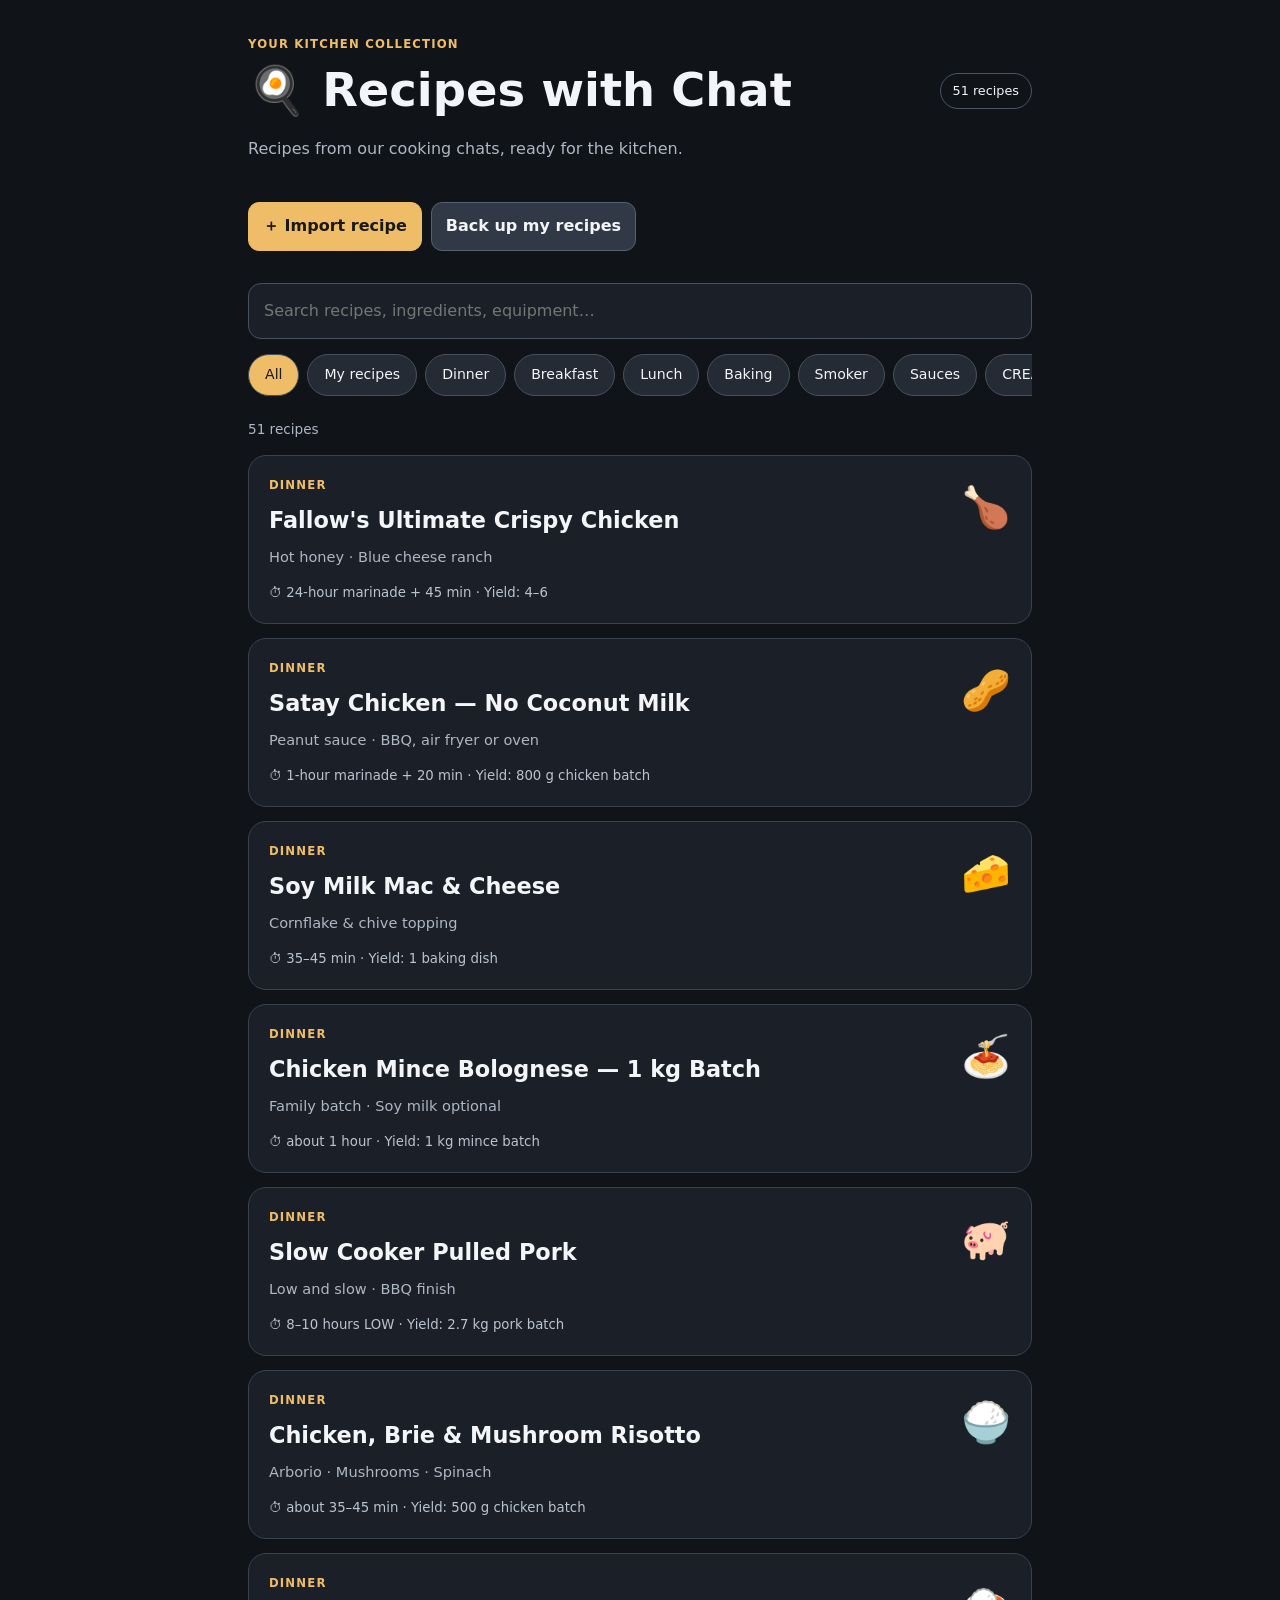
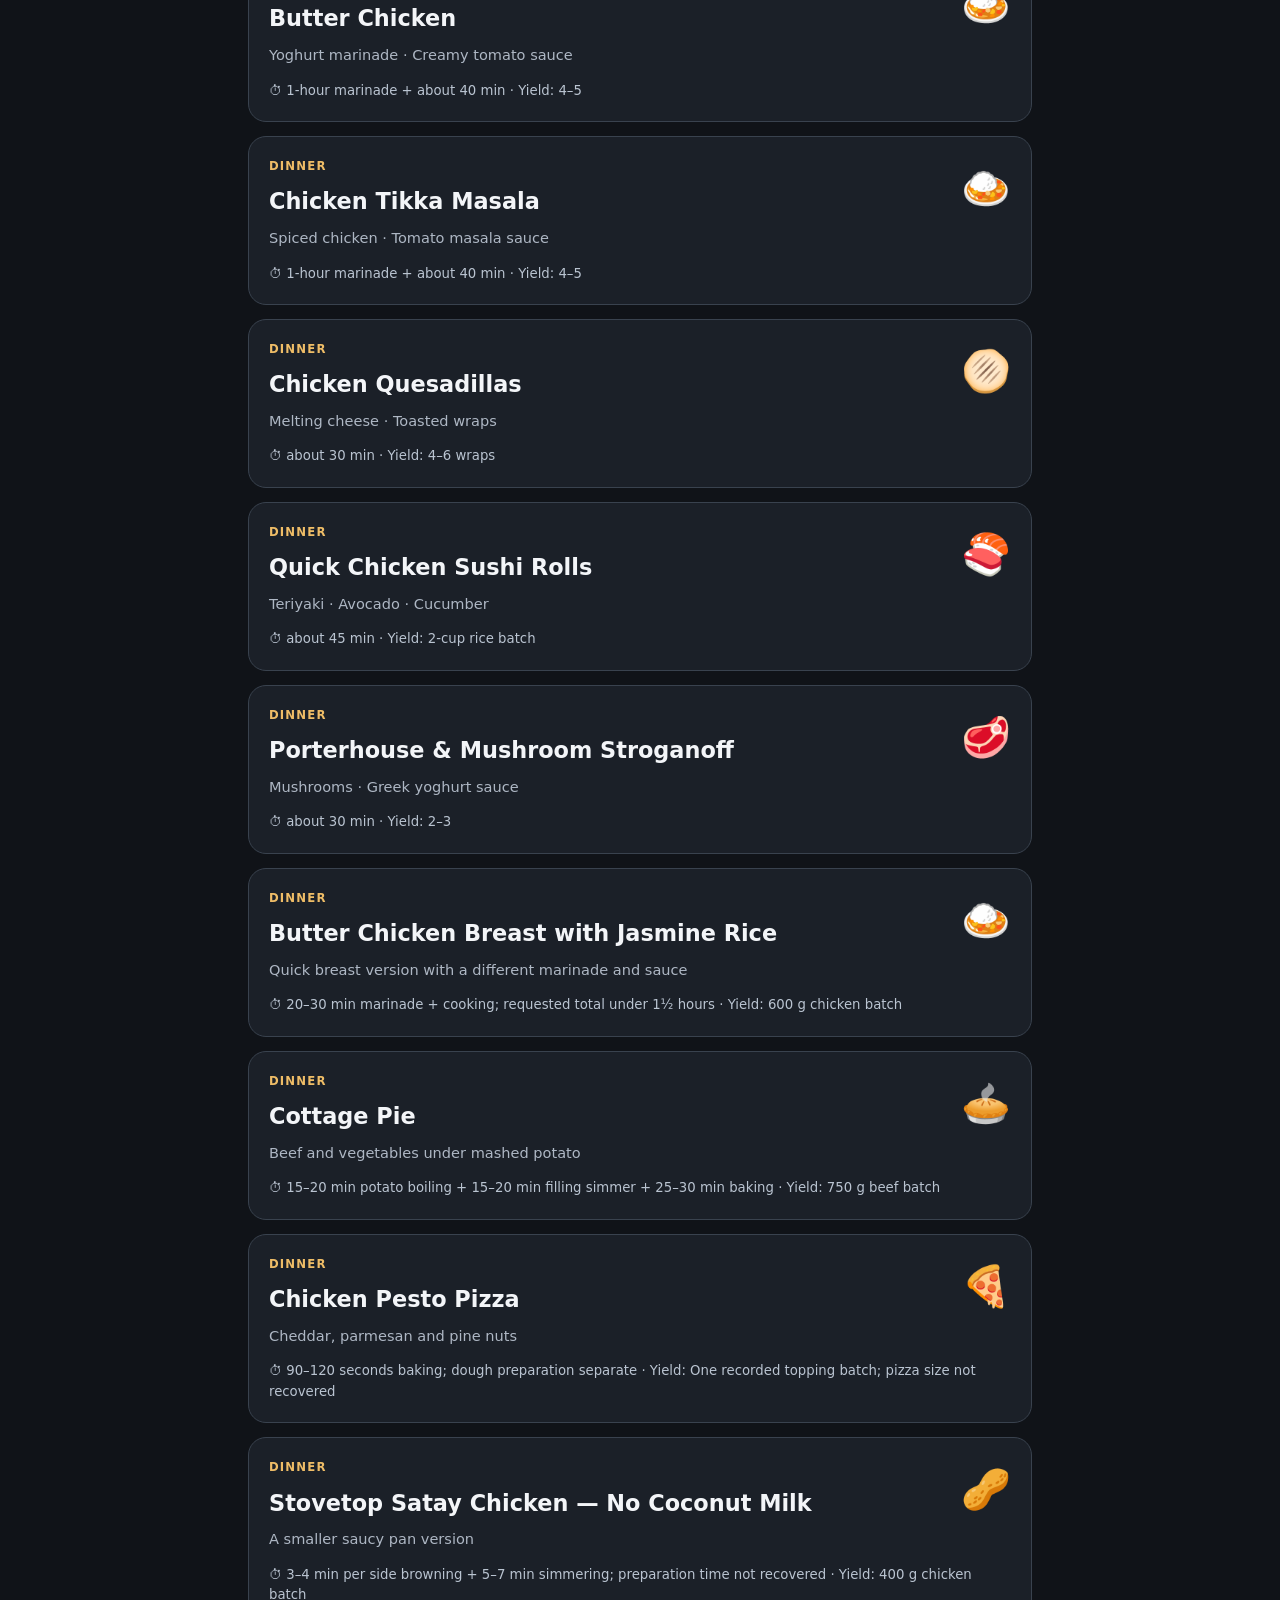
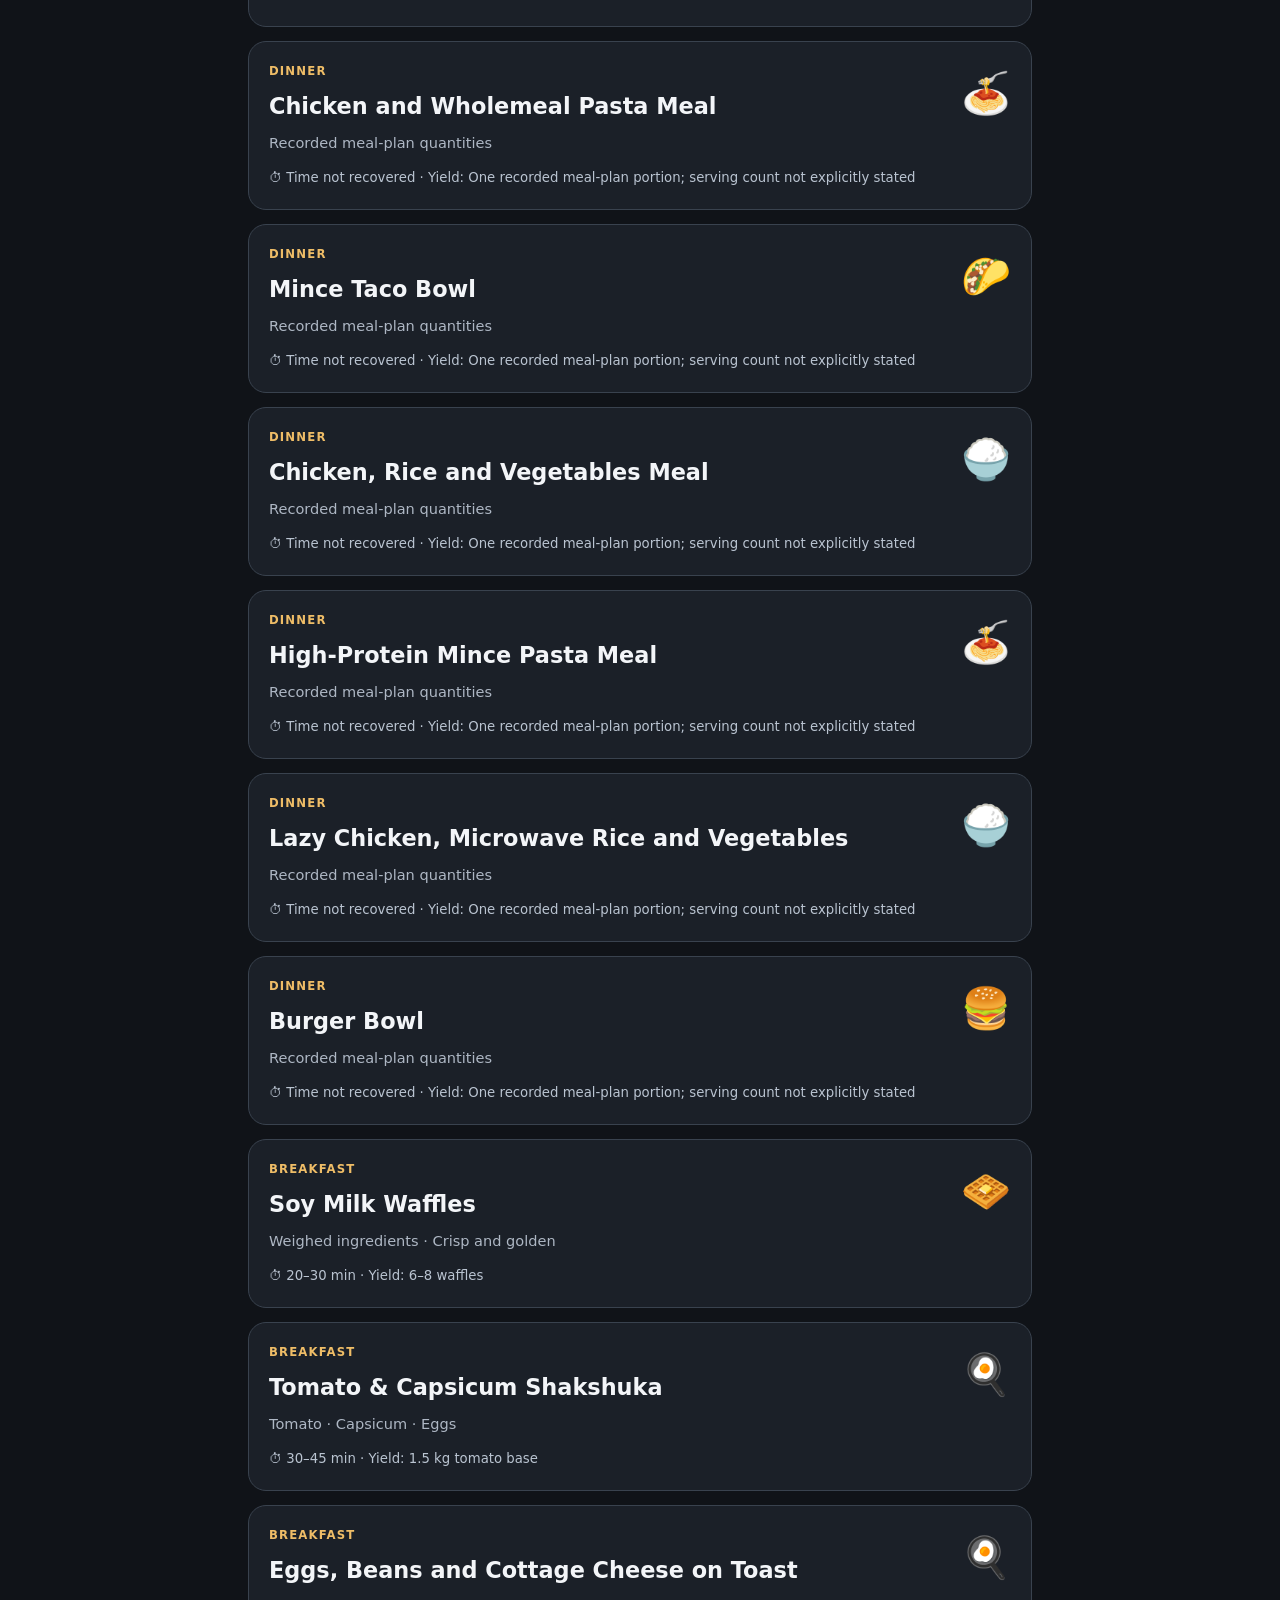
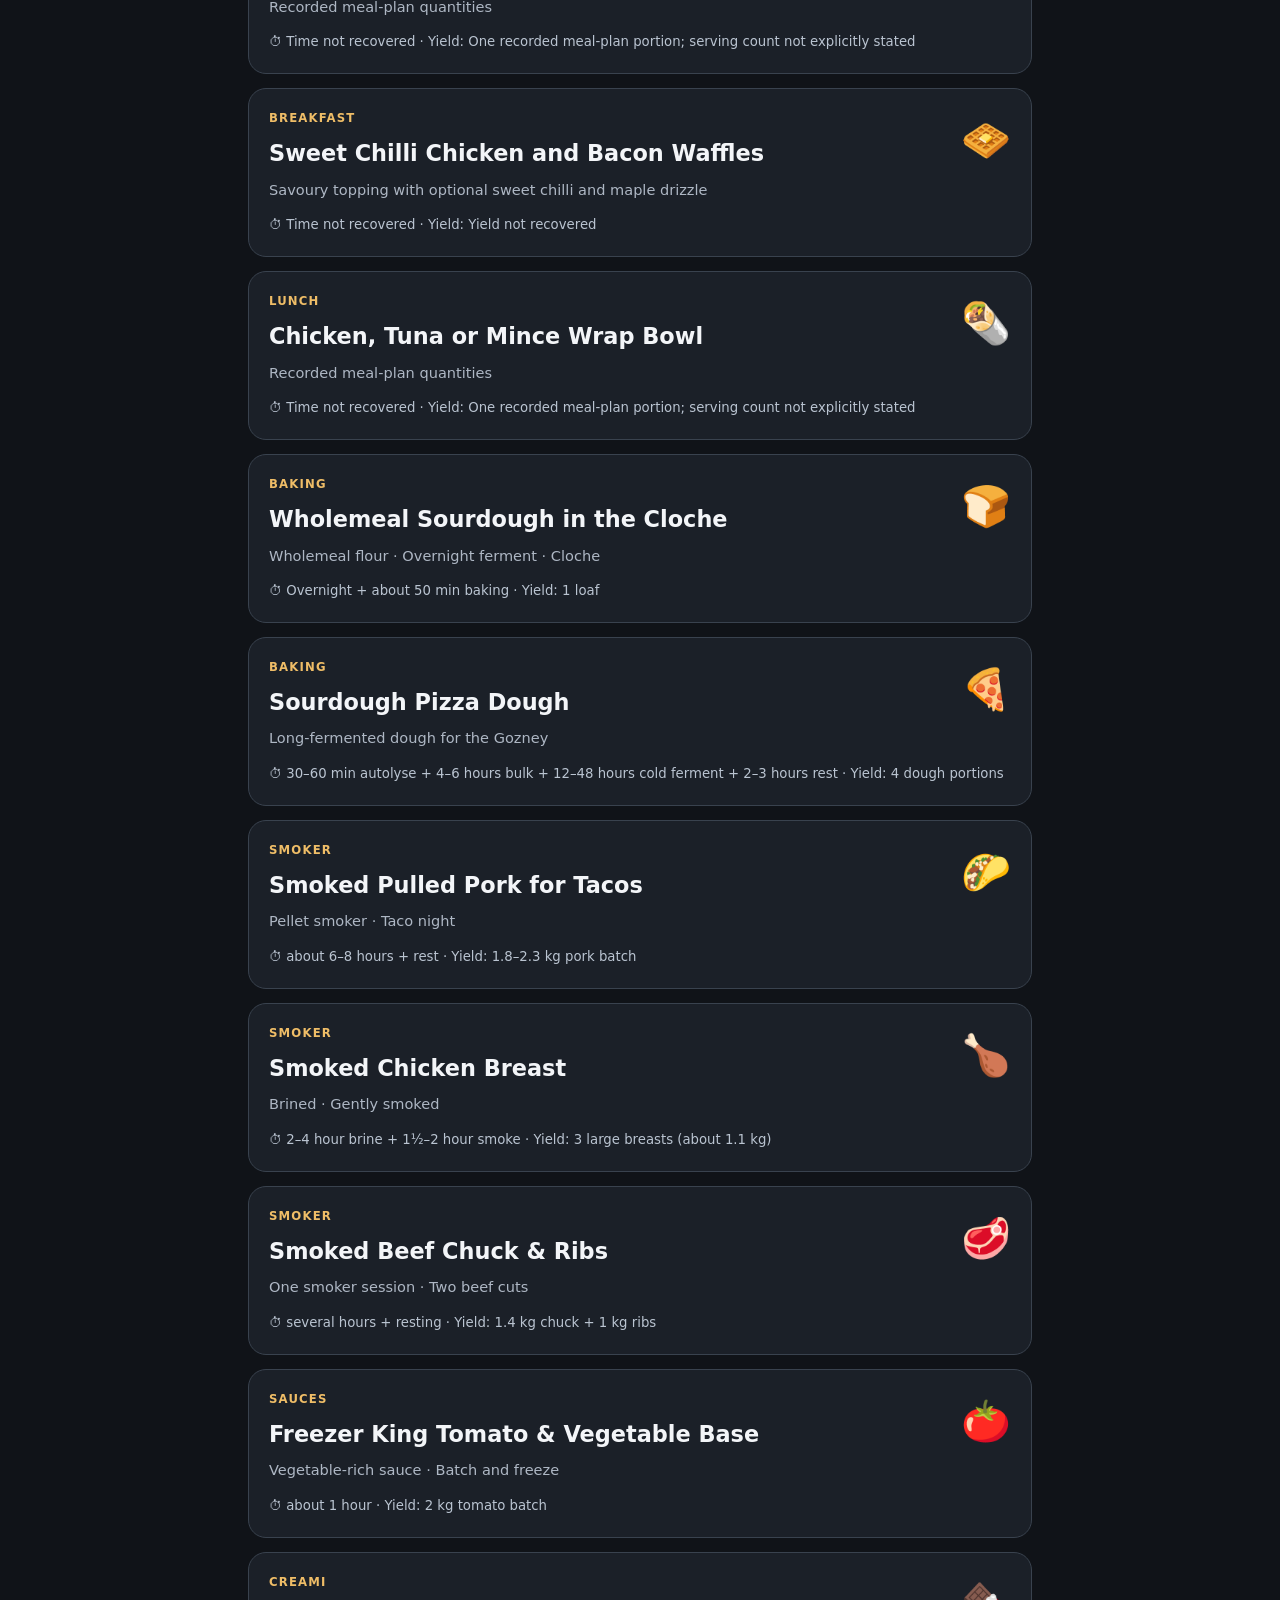
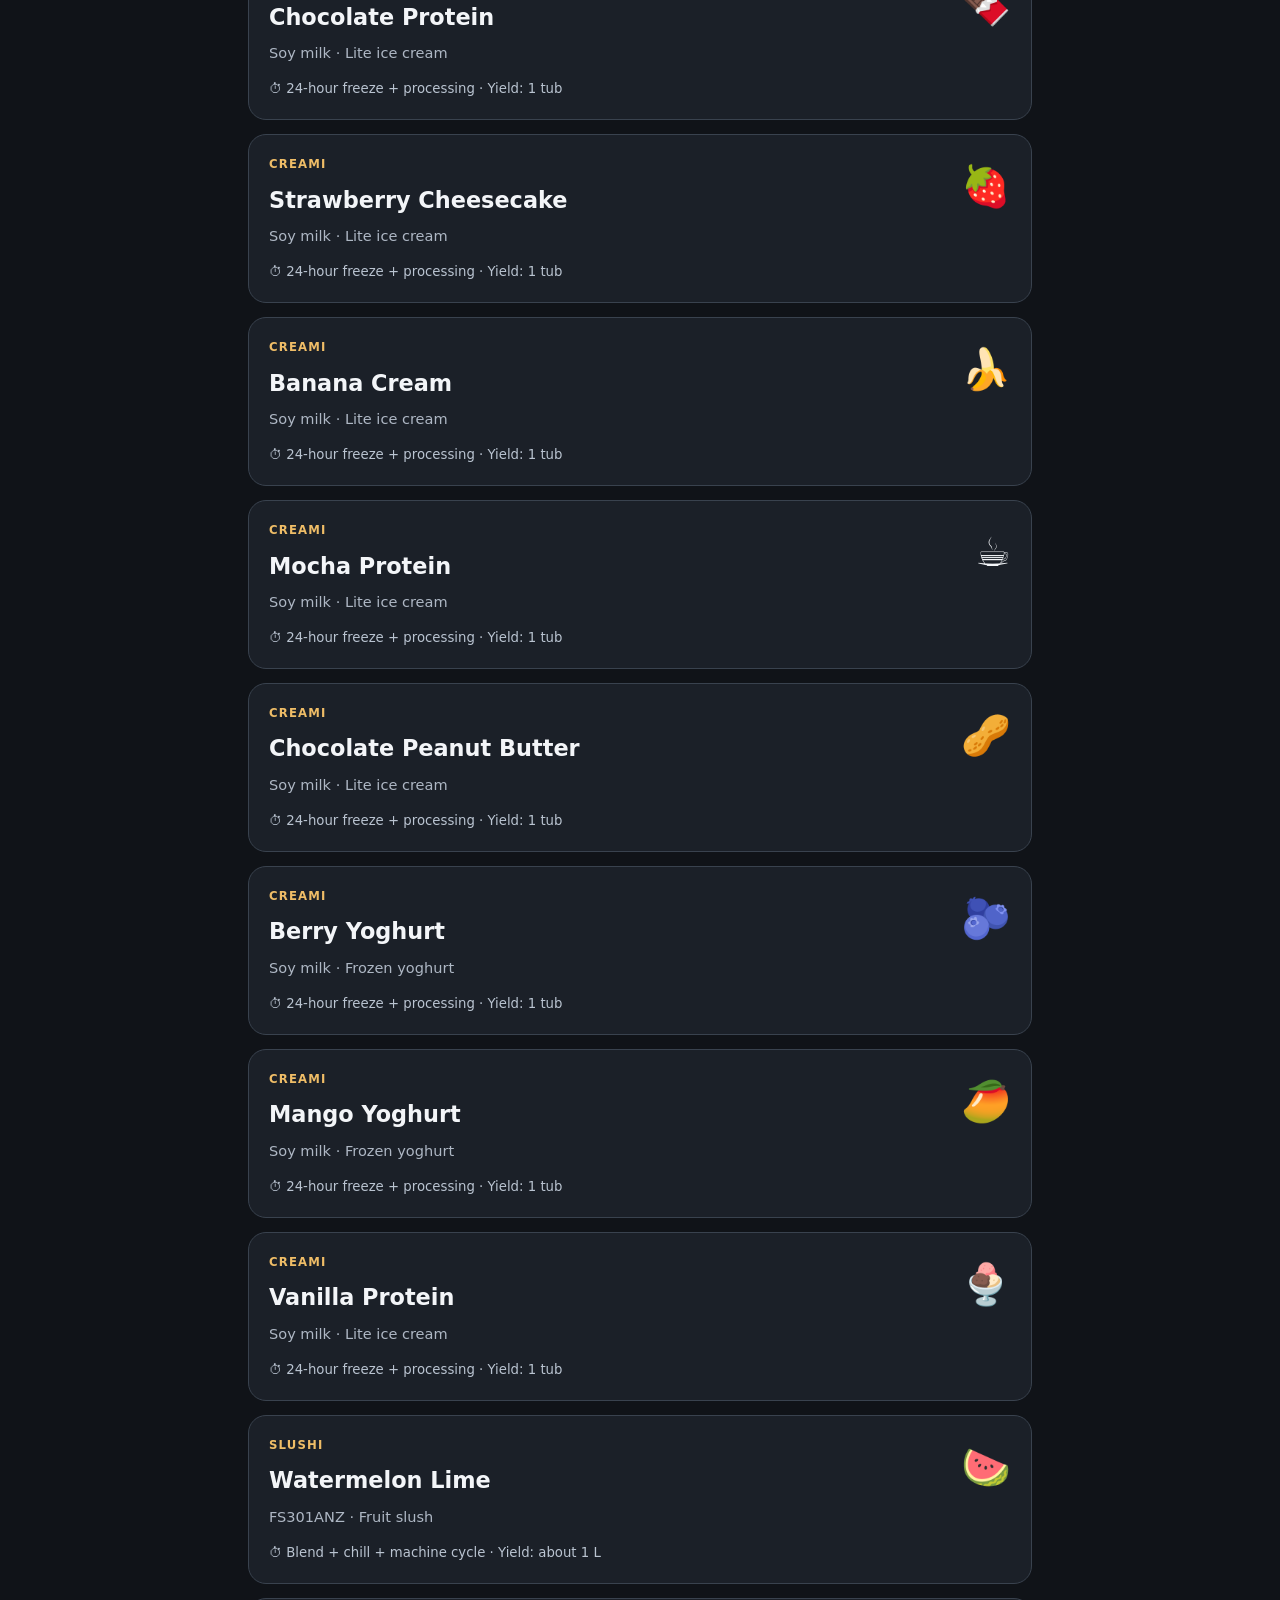
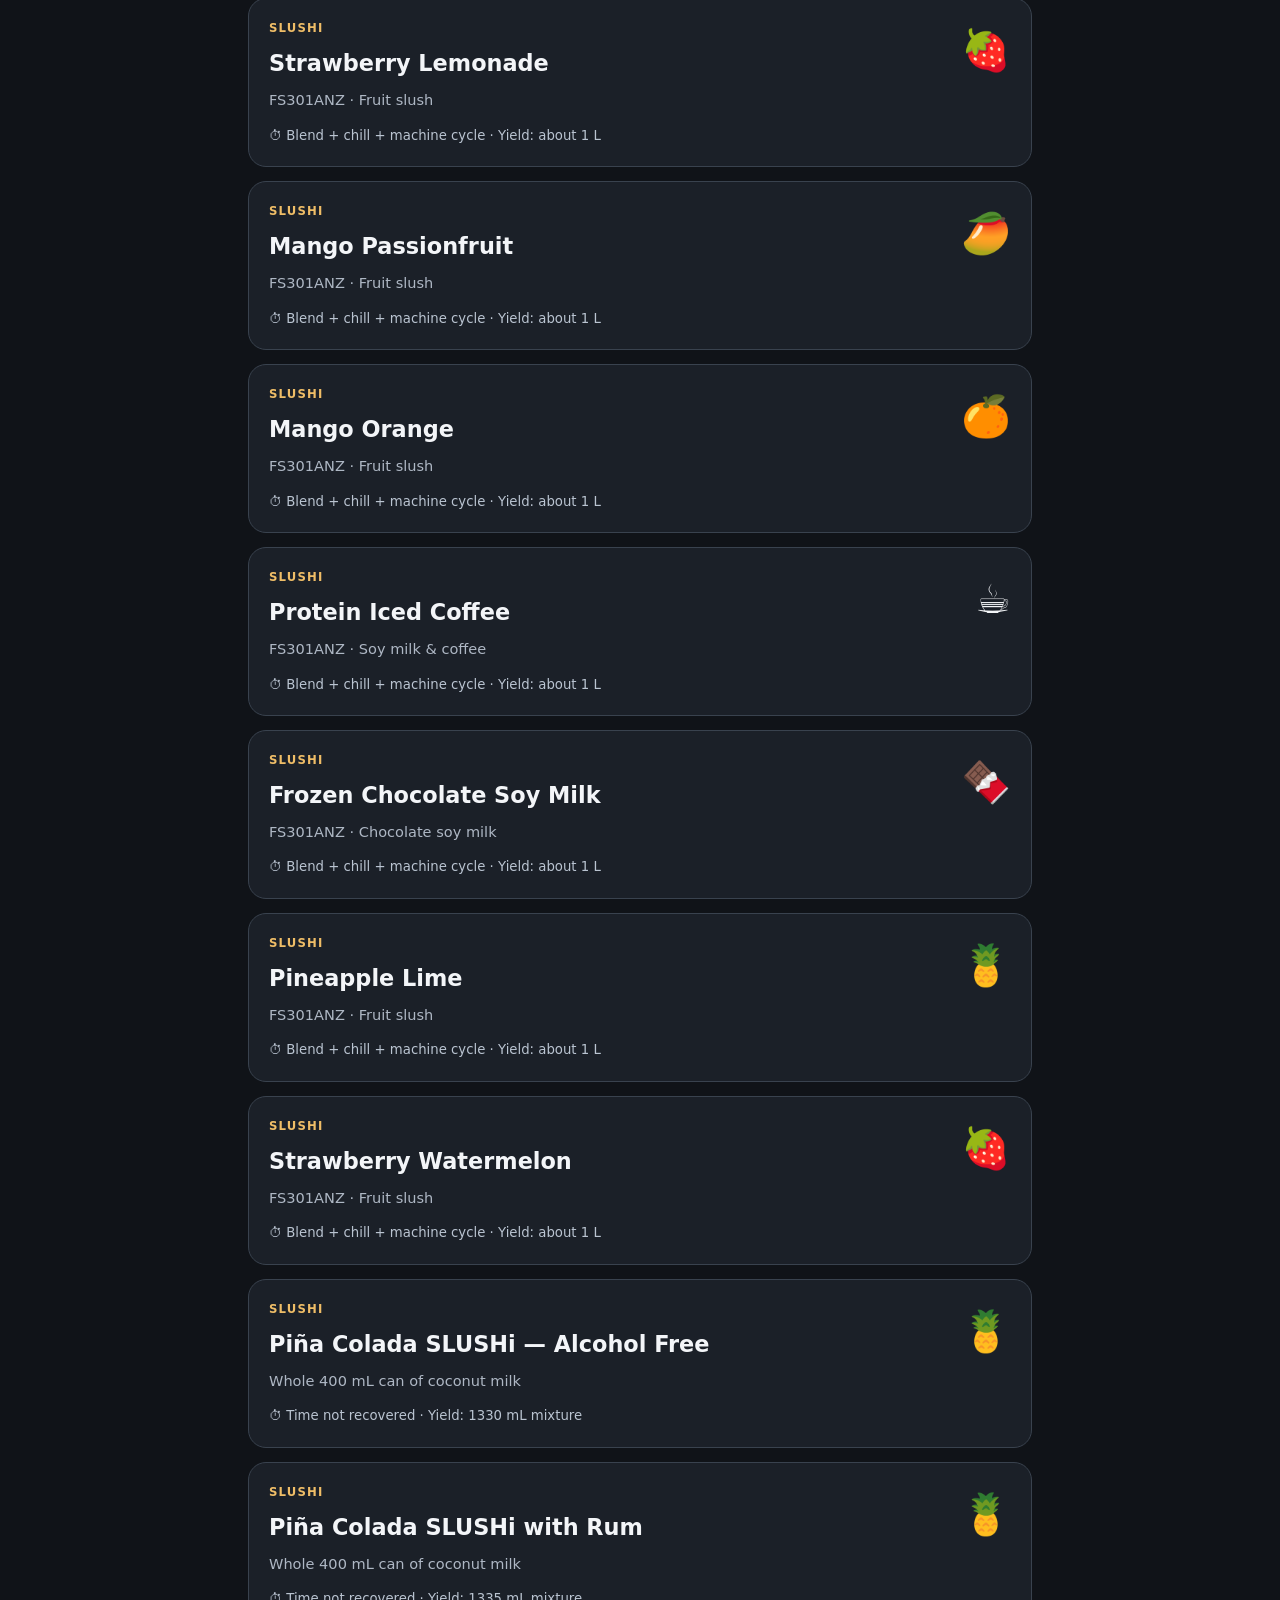
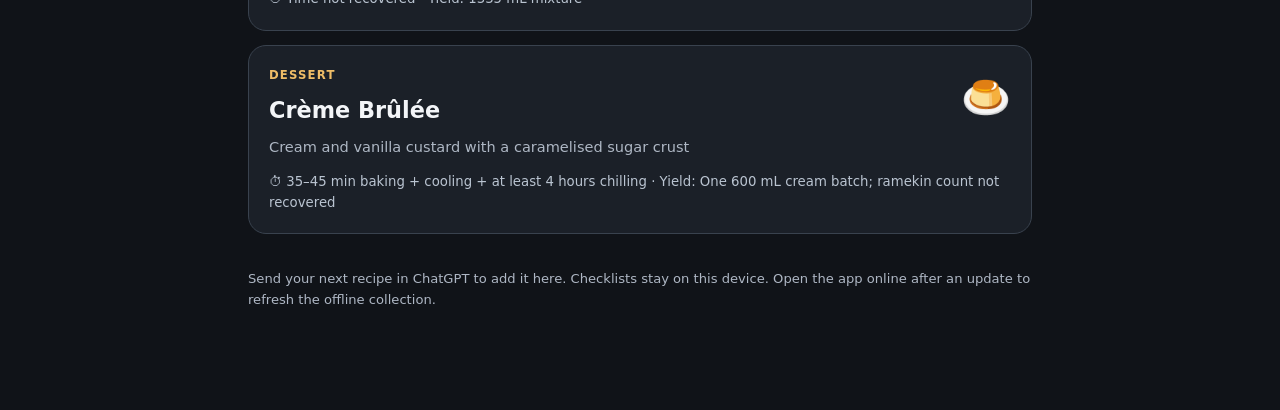
<file: index.html>
<!doctype html><html lang="en-AU"><head><meta charset="utf-8"><meta name="viewport" content="width=device-width,initial-scale=1"><meta name="theme-color" content="#171b21"><link rel="manifest" href="manifest.webmanifest"><meta name="apple-mobile-web-app-title" content="Recipes with Chat"><link rel="apple-touch-icon" href="icon-192.png"><link rel="icon" href="icon-192.png"><title>Recipes with Chat</title><link rel="stylesheet" href="app.css"></head><body><main class="collection"><header><div class="eyebrow">YOUR KITCHEN COLLECTION</div><div class="top"><h1>🍳 Recipes with Chat</h1><span class="pill" id="count">Loading…</span></div><p class="muted">Recipes from our cooking chats, ready for the kitchen.</p></header><div class="toolbar collection-tools"><button class="btn primary" id="openImport">＋ Import recipe</button><button class="btn" id="exportRecipes">Back up my recipes</button></div><p class="note" id="localStatus" aria-live="polite"></p><button id="installApp" class="btn primary" hidden>Install Recipes with Chat</button><label class="sr-only" for="search">Search recipes and ingredients</label><input type="search" id="search" placeholder="Search recipes, ingredients, equipment…"><div id="filters" class="filters" aria-label="Recipe categories"></div><p id="results" class="muted result-count" aria-live="polite"></p><section id="list" aria-label="Recipes"></section><footer>Send your next recipe in ChatGPT to add it here. Checklists stay on this device. Open the app online after an update to refresh the offline collection.</footer></main><dialog id="importDialog" aria-labelledby="importTitle"><div class="dialog-top"><h2 id="importTitle">Add your own recipes</h2><button type="button" class="btn" id="closeImport" aria-label="Close import dialog">✕</button></div><p>Ask ChatGPT for a recipe file, then import it here. Your recipes stay in this browser on this device.</p><div class="toolbar"><button type="button" class="btn primary" id="copyPrompt">Copy ChatGPT prompt</button><button type="button" class="btn" id="showPrompt">View prompt</button></div><textarea id="promptText" class="prompt-text" readonly aria-label="ChatGPT recipe format prompt" hidden></textarea><p class="note" id="promptStatus" aria-live="polite"></p><label class="field-label" for="recipeFile">Choose a recipe file (.json or .txt, up to 2 MB)</label><input id="recipeFile" type="file" accept=".json,.txt,application/json,text/plain"><label class="field-label" for="recipePaste">Or paste the recipe JSON</label><textarea id="recipePaste" placeholder="Paste the JSON from ChatGPT here…" spellcheck="false"></textarea><div class="toolbar"><button type="button" class="btn" id="previewImport">Preview recipes</button><button type="button" class="btn primary" id="confirmImport" disabled>Add to this device</button></div><div id="importPreview" class="import-preview" aria-live="polite"></div><p class="note">Existing titles are skipped. To keep a variation, give it a different title. Use Back up my recipes before clearing browser data or moving devices. Imports and backups contain text only; no recipes are sent to a server.</p></dialog><script src="recipe-store.js" defer></script><script src="collection.js" defer></script></body></html>
</file>
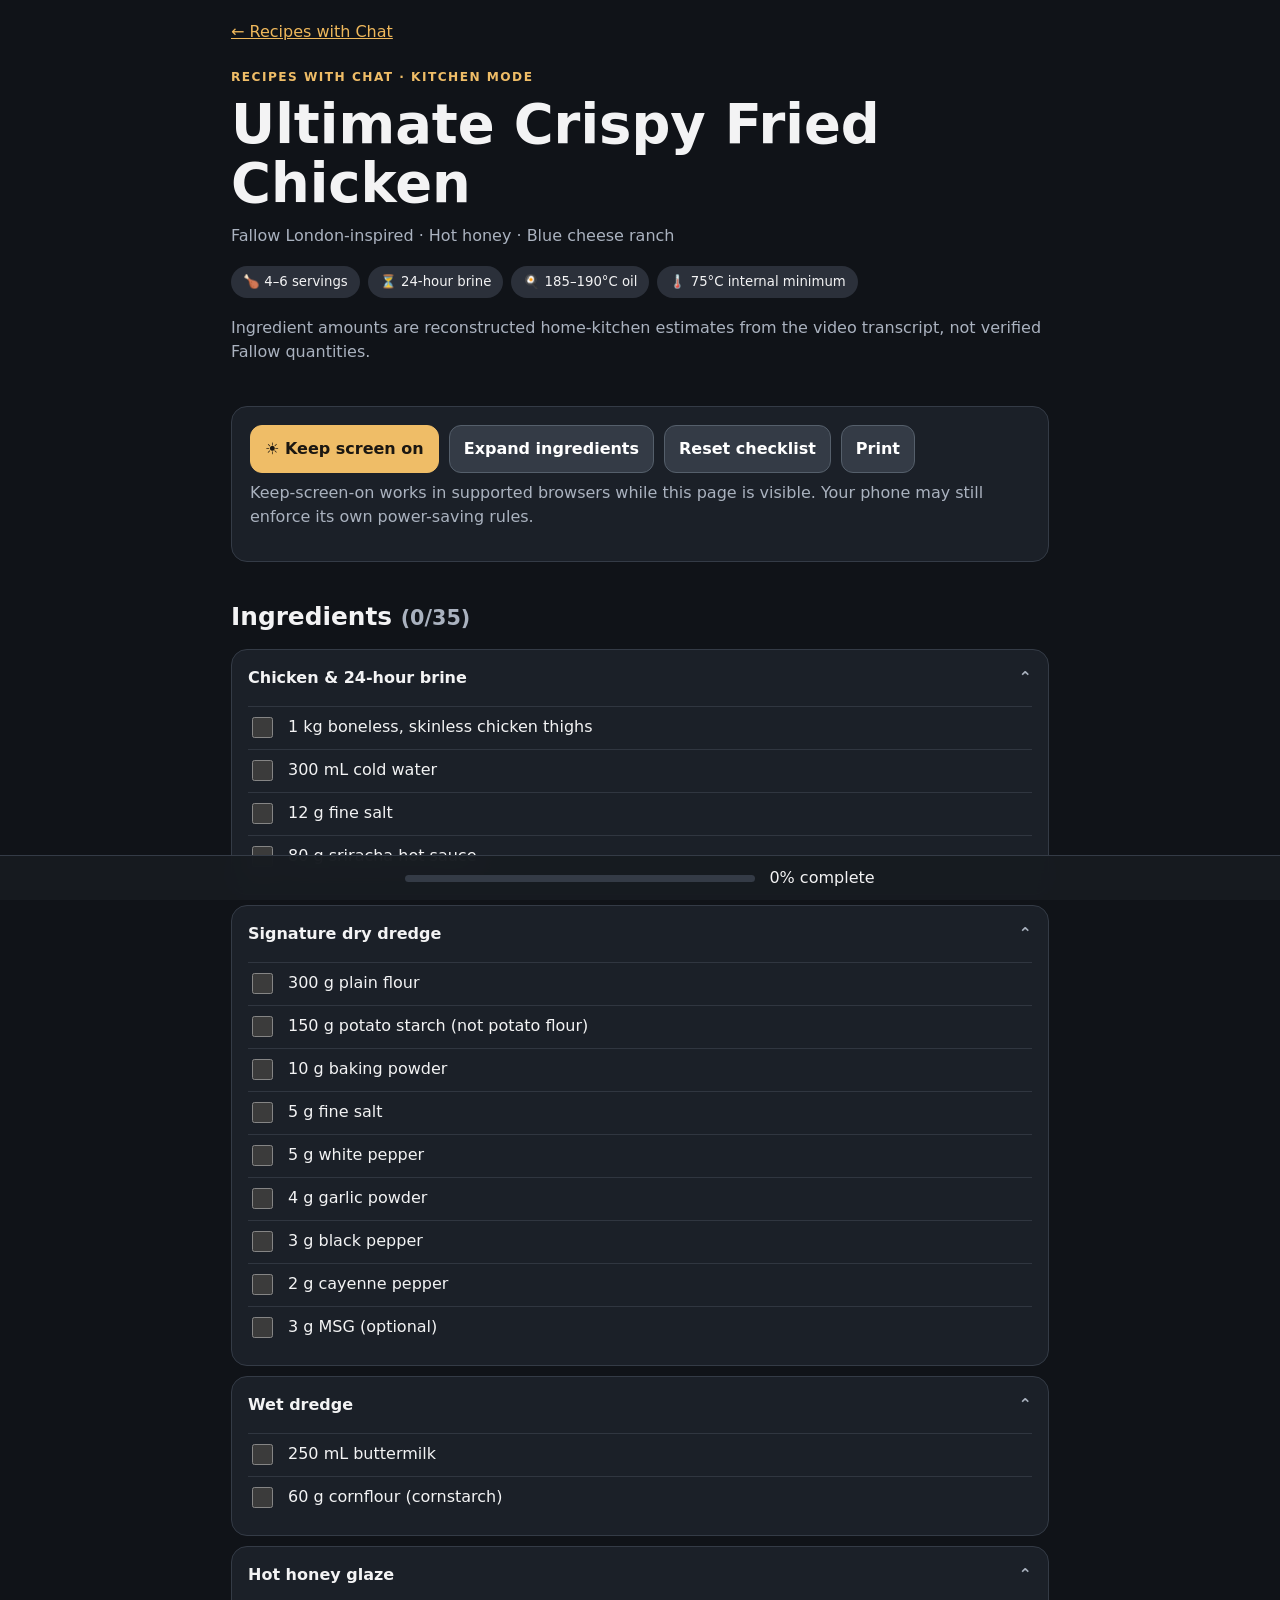
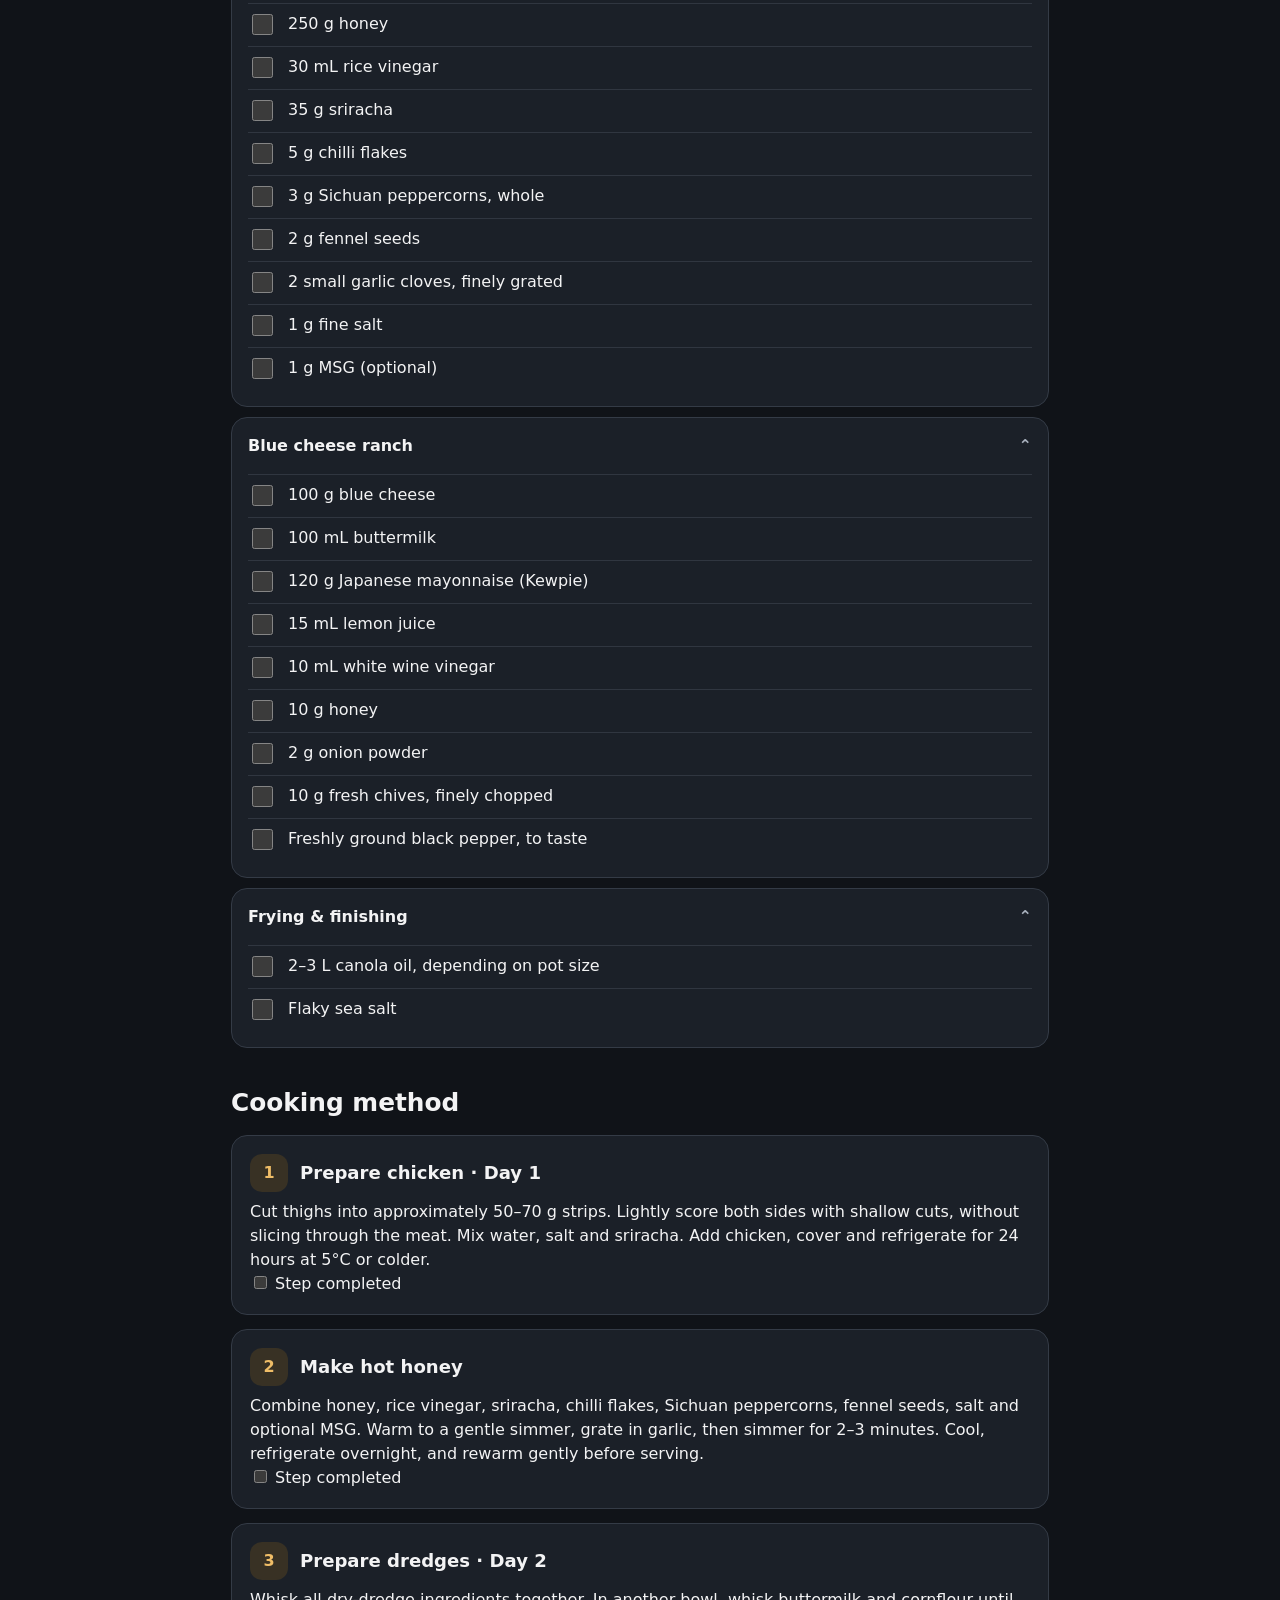
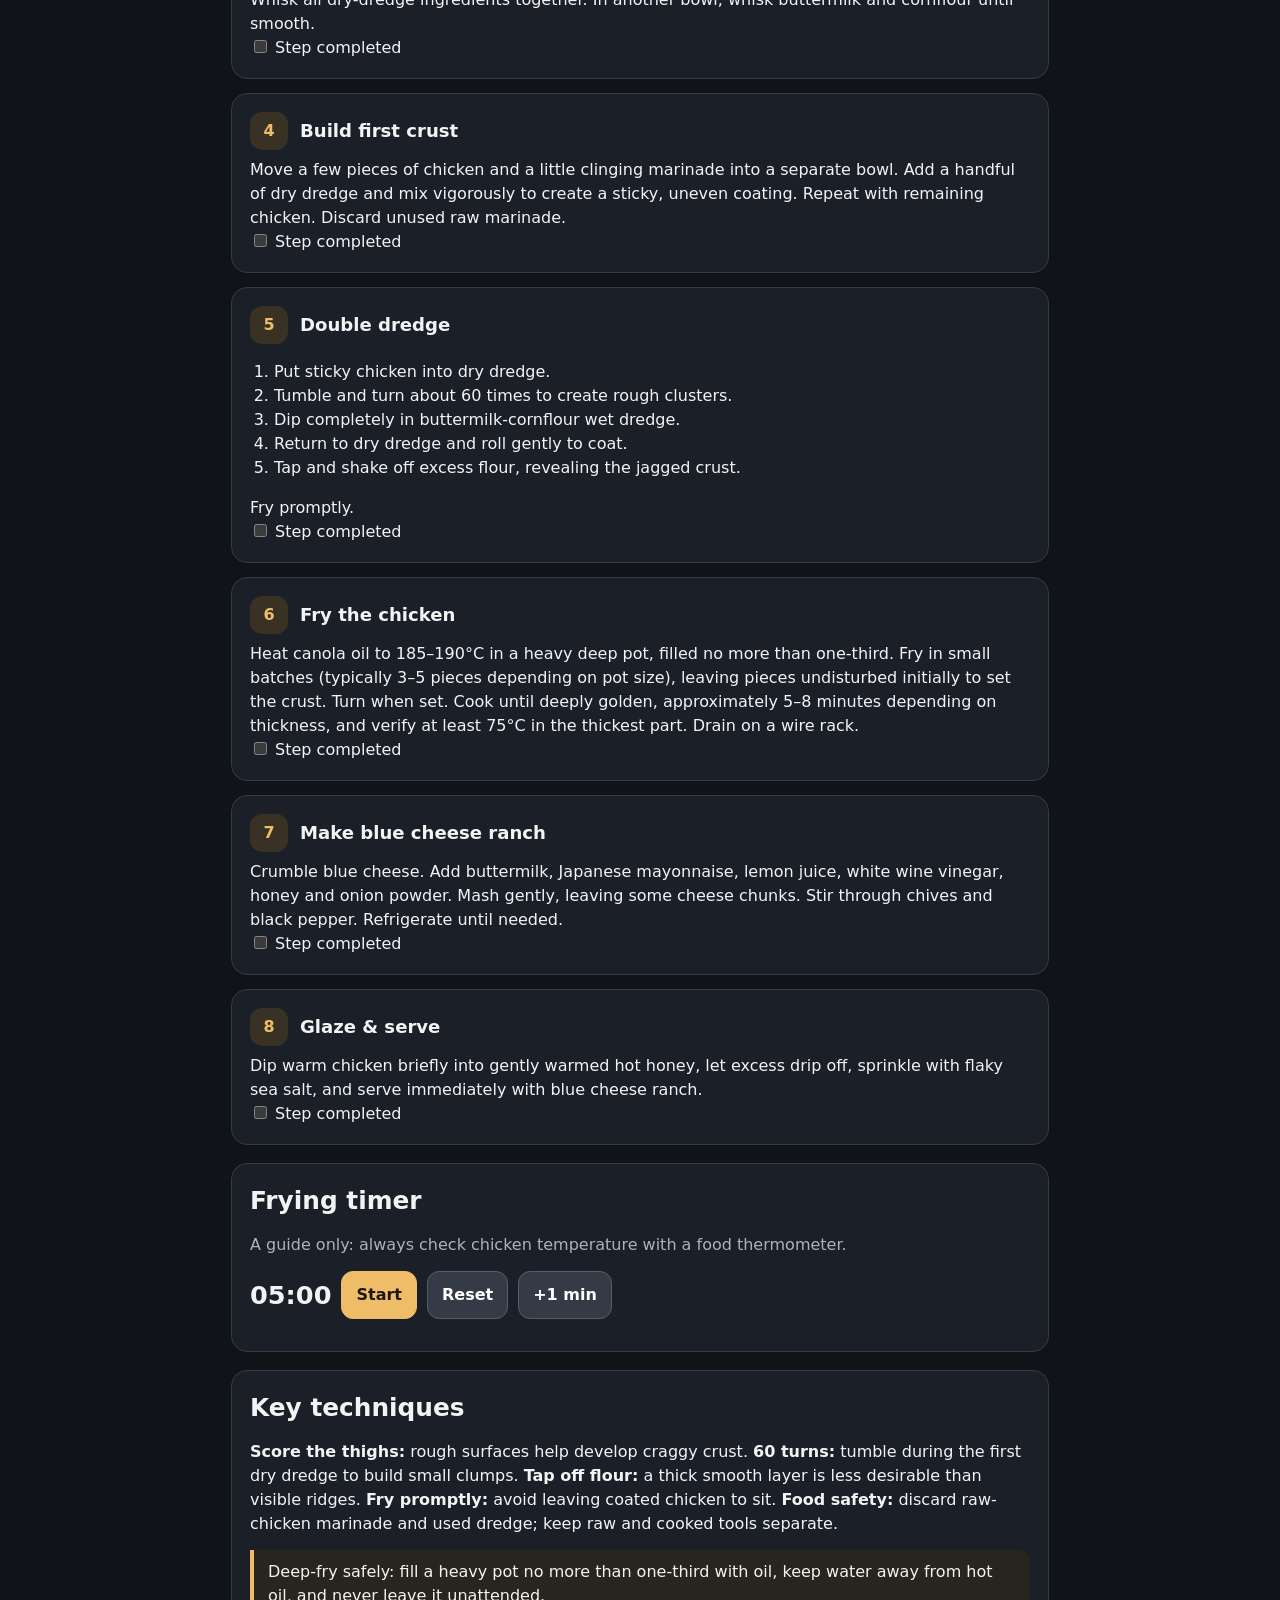
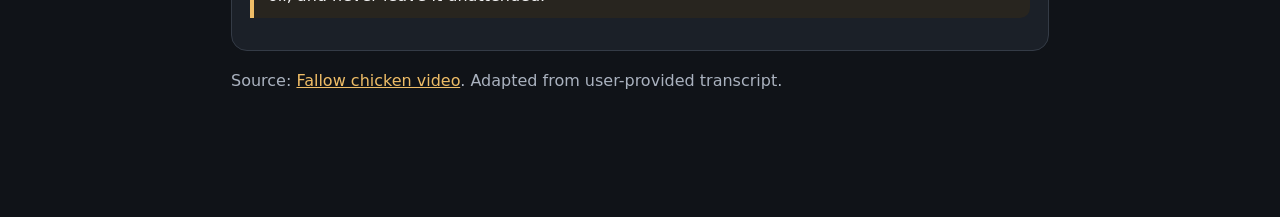
<file: fallow-chicken.html>
<!doctype html><html lang="en"><head><meta charset="utf-8"><meta name="viewport" content="width=device-width,initial-scale=1"><meta name="theme-color" content="#171b21"><title>Fallow-Style Crispy Chicken | Kitchen Mode</title><style>
:root{color-scheme:dark;--bg:#101318;--card:#1b2028;--line:#343b46;--text:#f3f3f4;--muted:#aab2bf;--accent:#efbd67;--green:#86d5ad}*{box-sizing:border-box}body{margin:0;background:var(--bg);color:var(--text);font:16px/1.5 system-ui,-apple-system,Segoe UI,sans-serif}main{max-width:850px;margin:auto;padding:20px 16px 110px}header{padding:24px 0 10px}h1{font-size:clamp(2rem,6vw,3.4rem);line-height:1.08;margin:10px 0}h2{margin:36px 0 14px;font-size:1.55rem}p{margin:8px 0 14px}.muted,.note{color:var(--muted)}.eyebrow{color:var(--accent);font-weight:750;letter-spacing:.12em;text-transform:uppercase;font-size:.76rem}.chips{display:flex;flex-wrap:wrap;gap:8px;margin:18px 0}.chip{background:#2b303a;border-radius:99px;padding:6px 12px;font-size:.83rem}.panel,.step,.ingredient{background:var(--card);border:1px solid var(--line);border-radius:16px}.panel{padding:18px;margin:18px 0}.toolbar{display:flex;flex-wrap:wrap;gap:10px}.btn{background:#343b46;border:1px solid #555f6b;color:white;padding:11px 14px;border-radius:12px;font:inherit;cursor:pointer;font-weight:650}.btn.primary{background:var(--accent);color:#1b1711;border-color:var(--accent)}.btn.active{background:#29533f;border-color:#77cfa4}.btn:focus-visible,input:focus-visible{outline:3px solid var(--accent);outline-offset:3px}.ingredient{margin:10px 0;overflow:hidden}.ingredient summary{padding:16px;cursor:pointer;font-weight:750;display:flex;justify-content:space-between;align-items:center}.ingredient summary::marker{content:''}.ingredient summary::-webkit-details-marker{display:none}.ingredient summary:after{content:'⌄';color:var(--muted)}.ingredient[open] summary:after{content:'⌃'}.ingredient ul{padding:0 16px 16px;margin:0;list-style:none}.ingredient li{padding:8px 0;border-top:1px solid #303640}.ingredient label{display:flex;gap:12px;align-items:flex-start;cursor:pointer}.ingredient input{width:21px;height:21px;accent-color:var(--green);flex-shrink:0;margin-top:2px}.ingredient input:checked+span{text-decoration:line-through;color:var(--muted)}.step{padding:18px;margin:14px 0;position:relative}.stephead{display:flex;align-items:center;gap:12px;margin-bottom:8px}.num{width:38px;height:38px;display:grid;place-items:center;border-radius:12px;background:#383124;color:var(--accent);font-weight:800;flex-shrink:0}.step h3{margin:0;font-size:1.13rem}.step p{margin:10px 0}.step ol{padding-left:24px}.done{border-color:#4b8e6b}.done .num{background:#24513d;color:#9ae3b6}.complete{margin-top:8px}.timerline{display:flex;align-items:center;gap:10px;flex-wrap:wrap;margin:12px 0}.time{font-size:1.6rem;font-weight:750;font-variant-numeric:tabular-nums}.warning{border-left:4px solid var(--accent);padding:10px 14px;background:#28251f;border-radius:0 10px 10px 0}.bottom{position:fixed;bottom:0;left:0;right:0;background:#171b21ee;backdrop-filter:blur(12px);border-top:1px solid var(--line);padding:10px 16px;display:flex;justify-content:center;align-items:center;gap:14px}.bar{height:7px;background:#343b46;border-radius:10px;overflow:hidden;width:min(40vw,350px)}.bar>div{background:var(--green);height:100%;transition:width .2s}a{color:var(--accent)}@media print{body{background:white;color:black}.bottom,.toolbar,.complete,.timerline{display:none}.panel,.step,.ingredient{background:white;border:1px solid #bbb;break-inside:avoid}.muted,.note{color:#444}main{padding:0}details:not([open])>ul{display:block!important}.ingredient summary{color:black}.chip{background:#eee;color:black}}
</style></head><body><main><a href="./" style="color:#efb85b">← Recipes with Chat</a><header><div class="eyebrow">Recipes with Chat · Kitchen Mode</div><h1>Ultimate Crispy Fried Chicken</h1><p class="muted">Fallow London-inspired · Hot honey · Blue cheese ranch</p><div class="chips"><span class="chip">🍗 4–6 servings</span><span class="chip">⏳ 24-hour brine</span><span class="chip">🍳 185–190°C oil</span><span class="chip">🌡️ 75°C internal minimum</span></div><p class="note">Ingredient amounts are reconstructed home-kitchen estimates from the video transcript, not verified Fallow quantities.</p></header>
<section class="panel"><div class="toolbar"><button class="btn primary" id="wake">☀ Keep screen on</button><button class="btn" id="expand">Expand ingredients</button><button class="btn" id="reset">Reset checklist</button><button class="btn" onclick="window.print()">Print</button></div><p class="note" id="wakeStatus" aria-live="polite">Keep-screen-on works in supported browsers while this page is visible. Your phone may still enforce its own power-saving rules.</p></section>
<h2>Ingredients <small class="muted" id="count"></small></h2><div id="ingredients"></div>
<h2>Cooking method</h2><div id="steps"></div>
<section class="panel"><h2 style="margin-top:0">Frying timer</h2><p class="muted">A guide only: always check chicken temperature with a food thermometer.</p><div class="timerline"><span class="time" id="timer">05:00</span><button class="btn primary" id="startTimer">Start</button><button class="btn" id="resetTimer">Reset</button><button class="btn" id="plusTimer">+1 min</button></div><p class="note" id="timerStatus" aria-live="polite"></p></section>
<section class="panel"><h2 style="margin-top:0">Key techniques</h2><p><b>Score the thighs:</b> rough surfaces help develop craggy crust. <b>60 turns:</b> tumble during the first dry dredge to build small clumps. <b>Tap off flour:</b> a thick smooth layer is less desirable than visible ridges. <b>Fry promptly:</b> avoid leaving coated chicken to sit. <b>Food safety:</b> discard raw-chicken marinade and used dredge; keep raw and cooked tools separate.</p><p class="warning">Deep-fry safely: fill a heavy pot no more than one-third with oil, keep water away from hot oil, and never leave it unattended.</p></section><p class="muted">Source: <a href="https://youtu.be/FAae20DMp8E" target="_blank" rel="noopener">Fallow chicken video</a>. Adapted from user-provided transcript.</p></main><div class="bottom"><div class="bar"><div id="progress"></div></div><span id="progressText">0% complete</span></div>
<script>
const groups=[['Chicken & 24-hour brine',['1 kg boneless, skinless chicken thighs','300 mL cold water','12 g fine salt','80 g sriracha hot sauce']],['Signature dry dredge',['300 g plain flour','150 g potato starch (not potato flour)','10 g baking powder','5 g fine salt','5 g white pepper','4 g garlic powder','3 g black pepper','2 g cayenne pepper','3 g MSG (optional)']],['Wet dredge',['250 mL buttermilk','60 g cornflour (cornstarch)']],['Hot honey glaze',['250 g honey','30 mL rice vinegar','35 g sriracha','5 g chilli flakes','3 g Sichuan peppercorns, whole','2 g fennel seeds','2 small garlic cloves, finely grated','1 g fine salt','1 g MSG (optional)']],['Blue cheese ranch',['100 g blue cheese','100 mL buttermilk','120 g Japanese mayonnaise (Kewpie)','15 mL lemon juice','10 mL white wine vinegar','10 g honey','2 g onion powder','10 g fresh chives, finely chopped','Freshly ground black pepper, to taste']],['Frying & finishing',['2–3 L canola oil, depending on pot size','Flaky sea salt']]];
const steps=[['Prepare chicken · Day 1','Cut thighs into approximately 50–70 g strips. Lightly score both sides with shallow cuts, without slicing through the meat. Mix water, salt and sriracha. Add chicken, cover and refrigerate for 24 hours at 5°C or colder.'],['Make hot honey','Combine honey, rice vinegar, sriracha, chilli flakes, Sichuan peppercorns, fennel seeds, salt and optional MSG. Warm to a gentle simmer, grate in garlic, then simmer for 2–3 minutes. Cool, refrigerate overnight, and rewarm gently before serving.'],['Prepare dredges · Day 2','Whisk all dry-dredge ingredients together. In another bowl, whisk buttermilk and cornflour until smooth.'],['Build first crust','Move a few pieces of chicken and a little clinging marinade into a separate bowl. Add a handful of dry dredge and mix vigorously to create a sticky, uneven coating. Repeat with remaining chicken. Discard unused raw marinade.'],['Double dredge','<ol><li>Put sticky chicken into dry dredge.</li><li>Tumble and turn about 60 times to create rough clusters.</li><li>Dip completely in buttermilk-cornflour wet dredge.</li><li>Return to dry dredge and roll gently to coat.</li><li>Tap and shake off excess flour, revealing the jagged crust.</li></ol> Fry promptly.'],['Fry the chicken','Heat canola oil to 185–190°C in a heavy deep pot, filled no more than one-third. Fry in small batches (typically 3–5 pieces depending on pot size), leaving pieces undisturbed initially to set the crust. Turn when set. Cook until deeply golden, approximately 5–8 minutes depending on thickness, and verify at least 75°C in the thickest part. Drain on a wire rack.'],['Make blue cheese ranch','Crumble blue cheese. Add buttermilk, Japanese mayonnaise, lemon juice, white wine vinegar, honey and onion powder. Mash gently, leaving some cheese chunks. Stir through chives and black pepper. Refrigerate until needed.'],['Glaze & serve','Dip warm chicken briefly into gently warmed hot honey, let excess drip off, sprinkle with flaky sea salt, and serve immediately with blue cheese ranch.']];
const store='fallow-recipe-v1';let saved={};try{saved=JSON.parse(localStorage.getItem(store)||'{}')}catch{};function persist(){try{localStorage.setItem(store,JSON.stringify(saved))}catch{}updateProgress()};const ing=document.getElementById('ingredients');groups.forEach(([name,items],i)=>{const d=document.createElement('details');d.className='ingredient';d.open=true;const summary=document.createElement('summary');summary.textContent=name;d.append(summary);const ul=document.createElement('ul');items.forEach((item,j)=>{const id=`i-${i}-${j}`,li=document.createElement('li'),lab=document.createElement('label'),inp=document.createElement('input'),span=document.createElement('span');inp.type='checkbox';inp.checked=!!saved[id];inp.addEventListener('change',()=>{saved[id]=inp.checked;persist()});span.textContent=item;lab.append(inp,span);li.append(lab);ul.append(li)});d.append(ul);ing.append(d)});
const stepsEl=document.getElementById('steps');steps.forEach(([title,body],i)=>{const section=document.createElement('section');section.className='step';const id=`s-${i}`;section.innerHTML=`<div class="stephead"><span class="num">${i+1}</span><h3>${title}</h3></div><div>${body}</div>`;const label=document.createElement('label');label.className='complete';const inp=document.createElement('input');inp.type='checkbox';inp.checked=!!saved[id];section.classList.toggle('done',inp.checked);inp.addEventListener('change',()=>{saved[id]=inp.checked;section.classList.toggle('done',inp.checked);persist()});label.append(inp,document.createTextNode(' Step completed'));section.append(label);stepsEl.append(section)});
function updateProgress(){const all=document.querySelectorAll('input[type=checkbox]');const done=[...all].filter(e=>e.checked).length;const pct=Math.round(100*done/all.length);document.getElementById('progress').style.width=pct+'%';document.getElementById('progressText').textContent=pct+'% complete';document.getElementById('count').textContent=`(${[...document.querySelectorAll('.ingredient input:checked')].length}/${[...document.querySelectorAll('.ingredient input')].length})`};updateProgress();document.getElementById('expand').onclick=()=>{const ds=[...document.querySelectorAll('details')],open=ds.some(d=>!d.open);ds.forEach(d=>d.open=open);document.getElementById('expand').textContent=open?'Collapse ingredients':'Expand ingredients'};document.getElementById('reset').onclick=()=>{if(!confirm('Clear all ingredient and step checkmarks?'))return;saved={};document.querySelectorAll('input[type=checkbox]').forEach(e=>e.checked=false);document.querySelectorAll('.step').forEach(e=>e.classList.remove('done'));persist()};
let lock=null;const wake=document.getElementById('wake'),wakeStatus=document.getElementById('wakeStatus');async function requestWake(){if(!('wakeLock'in navigator)){wakeStatus.textContent='This browser does not support Screen Wake Lock. Try opening this page in Chrome over HTTPS or keep your device screen timeout longer.';return}try{lock=await navigator.wakeLock.request('screen');wake.classList.add('active');wake.textContent='☀ Screen kept on';wakeStatus.textContent='Screen wake lock active while this page stays visible.';lock.addEventListener('release',()=>{lock=null;wake.classList.remove('active');wake.textContent='☀ Keep screen on';wakeStatus.textContent='Screen wake lock released.'})}catch(e){wakeStatus.textContent='Could not keep the screen awake: '+e.message+'. Try HTTPS, full browser mode, or disabling battery saver.'}}wake.onclick=async()=>{if(lock){await lock.release()}else await requestWake()};document.addEventListener('visibilitychange',()=>{if(document.visibilityState==='visible'&&wake.dataset.desired==='yes'&&!lock)requestWake()});wake.addEventListener('click',()=>{wake.dataset.desired=lock?'yes':'no'});
let remain=300,running=false,interval=null,endAt=0;const timer=document.getElementById('timer'),start=document.getElementById('startTimer'),status=document.getElementById('timerStatus');function draw(){const v=Math.max(0,remain);timer.textContent=`${String(Math.floor(v/60)).padStart(2,'0')}:${String(v%60).padStart(2,'0')}`};function stop(){running=false;clearInterval(interval);start.textContent='Start'}function tick(){remain=Math.max(0,Math.ceil((endAt-Date.now())/1000));draw();if(remain===0){stop();status.textContent='Timer finished. Check chicken internal temperature (≥75°C).';if(navigator.vibrate)navigator.vibrate([250,150,250]);}}start.onclick=()=>{if(running){tick();stop();status.textContent='Paused'}else{running=true;endAt=Date.now()+remain*1000;interval=setInterval(tick,250);start.textContent='Pause';status.textContent='Timer running'}};document.getElementById('resetTimer').onclick=()=>{stop();remain=300;draw();status.textContent=''};document.getElementById('plusTimer').onclick=()=>{remain+=60;if(running)endAt+=60000;draw()};draw();
</script></body></html>
</file>
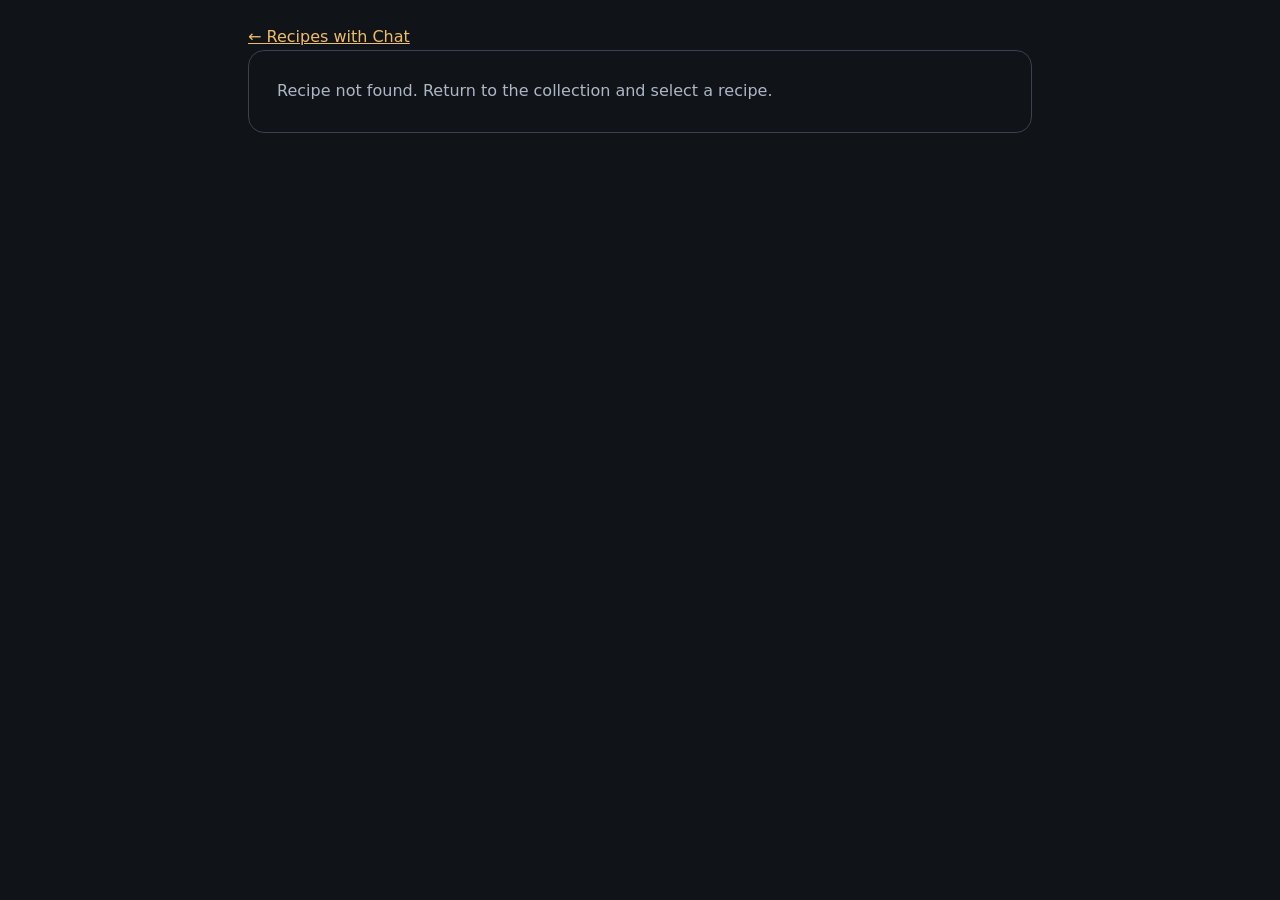
<file: recipe.html>
<!doctype html><html lang="en-AU"><head><meta charset="utf-8"><meta name="viewport" content="width=device-width,initial-scale=1"><meta name="theme-color" content="#171b21"><link rel="manifest" href="manifest.webmanifest"><link rel="icon" href="icon-192.png"><title>Recipe · Recipes with Chat</title><link rel="stylesheet" href="app.css"></head><body><main><a href="./" class="back">← Recipes with Chat</a><div id="recipe"><p class="muted">Loading recipe…</p></div></main><div class="bottom" id="bottom" hidden><div class="bar"><div id="progress"></div></div><span id="progressText">0% complete</span></div><script src="recipe-store.js" defer></script><script src="recipe.js" defer></script></body></html>
</file>
<file: app.css>
:root{color-scheme:dark;--bg:#101318;--card:#1b2028;--line:#39424e;--muted:#aeb7c4;--accent:#efbd67;--green:#86d5ad;font-family:system-ui,-apple-system,Segoe UI,sans-serif}*{box-sizing:border-box}body{margin:0;background:var(--bg);color:#f3f5f8;line-height:1.55}main{max-width:820px;margin:auto;padding:25px 18px 100px}header{padding:10px 0 18px}.top{display:flex;align-items:center;gap:14px;justify-content:space-between}h1{font-size:clamp(1.8rem,5.5vw,2.9rem);line-height:1.12;margin:12px 0}h2{font-size:1.45rem;margin:28px 0 14px}h3{font-size:1.1rem;margin:0}p{margin:8px 0 14px}a{color:var(--accent)}.muted,footer{color:var(--muted)}.eyebrow,.tag{font-size:.73rem;letter-spacing:.1em;color:var(--accent);text-transform:uppercase;font-weight:700}.pill{border:1px solid #4b5563;border-radius:24px;padding:7px 12px;font-size:.8rem;white-space:nowrap}.chips{display:flex;gap:8px;flex-wrap:wrap;margin:18px 0}.chip{background:#2b303a;border-radius:24px;padding:6px 12px;font-size:.83rem}input[type=search]{width:100%;background:var(--card);color:inherit;border:1px solid #46515f;border-radius:13px;padding:15px;font:inherit;margin:18px 0 15px}.filters{display:flex;gap:8px;overflow-x:auto;padding:0 0 8px;scrollbar-width:thin}.filters button{border:1px solid #46515f;border-radius:22px;background:#242b35;color:inherit;padding:9px 16px;white-space:nowrap;font:inherit;font-size:.88rem}.filters button[aria-pressed=true]{background:var(--accent);color:#191919}.card{display:block;background:var(--card);border:1px solid var(--line);border-radius:18px;padding:20px;text-decoration:none;color:inherit;margin-bottom:14px}.card:hover{border-color:var(--accent)}.card h2{margin:9px 0 7px;font-size:1.4rem}.card p{font-size:.91rem}.emoji{font-size:2.5rem;float:right;margin-left:15px}.meta{color:#bac4d1;font-size:.83rem}.result-count{font-size:.85rem;margin:15px 0}.empty,.error{padding:28px;border:1px solid var(--line);border-radius:16px;color:var(--muted)}footer{font-size:.82rem;margin:35px 0 0}.btn{border:1px solid #566171;border-radius:11px;background:#303945;color:inherit;padding:11px 14px;font:inherit;font-weight:650;cursor:pointer}.btn.primary{background:var(--accent);color:#191919;border-color:var(--accent)}.btn.active{background:#29533f;border-color:var(--green)}button:disabled{opacity:.6}.toolbar{display:flex;gap:9px;flex-wrap:wrap}.panel,.step,details{background:var(--card);border:1px solid var(--line);border-radius:16px;padding:18px;margin:14px 0}.note{font-size:.85rem;color:var(--muted)}.provenance{border-left:3px solid var(--accent);padding:12px 16px;background:#25231f;border-radius:0 12px 12px 0}.provenance p:last-child{margin-bottom:0}details{padding:0}summary{padding:15px 18px;cursor:pointer;font-weight:700}.ingredients{list-style:none;padding:0 18px 15px;margin:0}.ingredients li{border-top:1px solid #303945;padding:10px 0}.ingredients label,.step-check{display:flex;gap:12px;align-items:flex-start;cursor:pointer}input[type=checkbox]{width:22px;height:22px;accent-color:var(--green);flex-shrink:0;margin:2px 0 0}input:checked+span{color:var(--muted);text-decoration:line-through}.stephead{display:flex;gap:12px;align-items:center;margin-bottom:10px}.num{display:grid;place-items:center;width:35px;height:35px;flex-shrink:0;background:#383124;color:var(--accent);border-radius:10px;font-weight:800}.step.done{border-color:#4b8e6b}.step.done .num{background:#24513d;color:var(--green)}.step-check{margin-top:16px;font-size:.9rem}.timer-controls{display:flex;gap:10px;align-items:center;flex-wrap:wrap}.time{font-size:1.9rem;font-weight:750;font-variant-numeric:tabular-nums}.timer-input{background:#101318;border:1px solid #566171;border-radius:8px;color:inherit;padding:8px;font:inherit;width:80px}.bottom{position:fixed;bottom:0;left:0;right:0;background:#171b21f5;border-top:1px solid var(--line);padding:12px 18px;display:flex;gap:14px;align-items:center;justify-content:center;font-size:.85rem}.bar{height:7px;background:#343b46;border-radius:8px;width:min(45vw,350px);overflow:hidden}.bar>div{height:100%;width:0;background:var(--green);transition:width .2s}.sr-only{position:absolute;width:1px;height:1px;overflow:hidden;clip:rect(0,0,0,0)}[hidden]{display:none!important}@media(max-width:450px){.top{align-items:flex-start}.top h1{font-size:1.8rem}.pill{margin-top:14px;padding:6px 8px;font-size:.7rem}.card{padding:17px}.card h2{font-size:1.25rem}}@media print{body{background:white;color:black}main{padding:0;max-width:none}.toolbar,.bottom,.timer-panel,.back,.step-check{display:none}.panel,.step,details{background:white;border-color:#aaa;break-inside:avoid}.muted,.note{color:#444}.provenance{background:white}.ingredients input{display:none}.ingredients label{display:block}.ingredients li{padding:4px}h1{font-size:26px}a{color:black}}
.collection-tools{margin:8px 0 0}.field-label{display:block;font-size:.9rem;font-weight:650;margin:20px 0 8px}dialog{color:#f3f5f8;background:#171b21;border:1px solid #566171;border-radius:20px;padding:23px;max-width:650px;width:calc(100% - 28px);max-height:90dvh;overflow-y:auto}dialog::backdrop{background:#000a}.dialog-top{display:flex;align-items:center;justify-content:space-between;gap:12px}.dialog-top h2{margin:0}dialog textarea{display:block;width:100%;min-height:150px;border:1px solid #566171;border-radius:12px;background:#101318;color:inherit;padding:12px;font:13px/1.5 ui-monospace,monospace;resize:vertical;margin-bottom:14px}dialog input[type=file]{max-width:100%;font:inherit;font-size:.86rem}dialog input::file-selector-button{background:#303945;color:white;border:1px solid #566171;border-radius:8px;padding:10px;margin-right:10px}.import-preview{margin:16px 0}.import-preview ul{padding-left:20px}.local-tag{color:var(--green)}@media print{dialog{display:none}}
</file>
